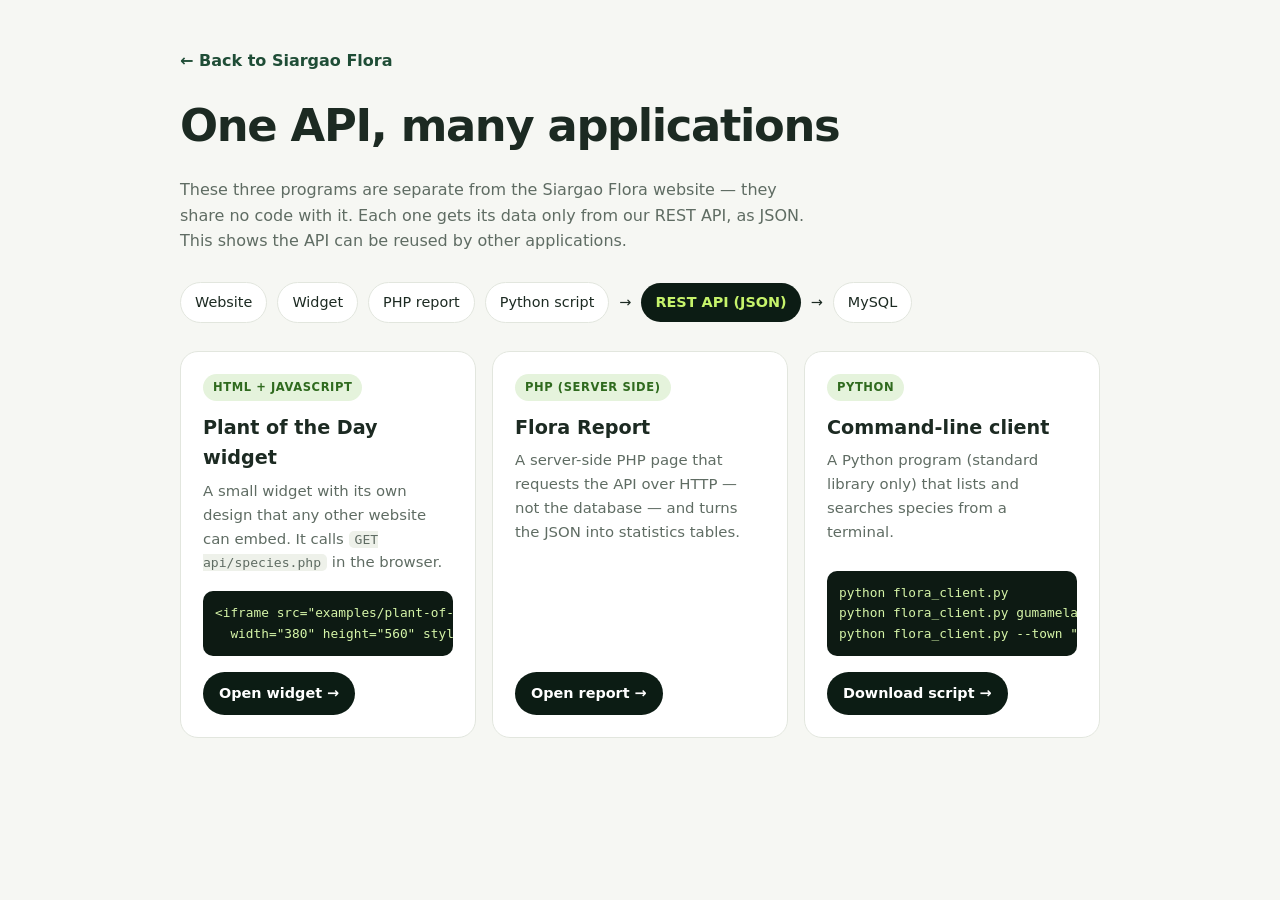
<file: examples/index.html>
<!DOCTYPE html>
<html lang="en">
<head>
  <meta charset="UTF-8">
  <meta name="viewport" content="width=device-width, initial-scale=1.0">
  <title>API reuse demos — Siargao Flora</title>
  <style>
    body { margin: 0; font: 16px/1.6 system-ui, -apple-system, 'Segoe UI', sans-serif; color: #1c2a22; background: #f6f7f3; }
    main { max-width: 920px; margin: 0 auto; padding: 48px 20px 64px; }
    a.back { color: #1f4d36; font-weight: 600; text-decoration: none; }
    h1 { font-size: clamp(2rem, 5vw, 2.8rem); letter-spacing: -.03em; margin: 16px 0 8px; }
    .lead { color: #5f6c63; max-width: 640px; }
    .flow { display: flex; flex-wrap: wrap; align-items: center; gap: 10px; margin: 28px 0; font-size: .9rem; }
    .flow span { padding: 8px 14px; border-radius: 999px; background: #fff; border: 1px solid #e2e6de; }
    .flow b { padding: 8px 14px; border-radius: 999px; background: #0c1c14; color: #c6f36b; }
    .cards { display: grid; grid-template-columns: repeat(auto-fit, minmax(260px, 1fr)); gap: 16px; }
    .card { display: flex; flex-direction: column; padding: 22px; border-radius: 18px; background: #fff; border: 1px solid #e2e6de; }
    .tag { align-self: flex-start; padding: 4px 10px; border-radius: 999px; font-size: .72rem; font-weight: 700; letter-spacing: .05em; text-transform: uppercase; background: #e5f3dc; color: #2f6a1e; }
    .card h2 { margin: 12px 0 6px; font-size: 1.2rem; }
    .card p { margin: 0 0 16px; color: #5f6c63; font-size: .93rem; flex: 1; }
    .card a.open { align-self: flex-start; padding: 10px 16px; border-radius: 999px; background: #0c1c14; color: #fff; text-decoration: none; font-weight: 600; font-size: .9rem; }
    pre { margin: 0 0 16px; padding: 12px; border-radius: 10px; background: #0d1a13; color: #d6f5a8; font-size: .8rem; overflow-x: auto; }
    code { background: #eef1ea; padding: 1px 6px; border-radius: 5px; font-size: .88em; }
  </style>
</head>
<body>
<main>
  <a class="back" href="../index.php">← Back to Siargao Flora</a>
  <h1>One API, many applications</h1>
  <p class="lead">These three programs are separate from the Siargao Flora website — they share no code with it.
    Each one gets its data only from our REST API, as JSON. This shows the API can be reused by other applications.</p>

  <div class="flow"><span>Website</span><span>Widget</span><span>PHP report</span><span>Python script</span> → <b>REST API (JSON)</b> → <span>MySQL</span></div>

  <div class="cards">
    <div class="card">
      <span class="tag">HTML + JavaScript</span>
      <h2>Plant of the Day widget</h2>
      <p>A small widget with its own design that any other website can embed. It calls <code>GET api/species.php</code> in the browser.</p>
      <pre>&lt;iframe src="examples/plant-of-the-day.html"
  width="380" height="560" style="border:0"&gt;&lt;/iframe&gt;</pre>
      <a class="open" href="plant-of-the-day.html">Open widget →</a>
    </div>
    <div class="card">
      <span class="tag">PHP (server side)</span>
      <h2>Flora Report</h2>
      <p>A server-side PHP page that requests the API over HTTP — not the database — and turns the JSON into statistics tables.</p>
      <a class="open" href="php-report.php">Open report →</a>
    </div>
    <div class="card">
      <span class="tag">Python</span>
      <h2>Command-line client</h2>
      <p>A Python program (standard library only) that lists and searches species from a terminal.</p>
      <pre>python flora_client.py
python flora_client.py gumamela
python flora_client.py --town "Del Carmen"</pre>
      <a class="open" href="flora_client.py" download>Download script →</a>
    </div>
  </div>
</main>
</body>
</html>
</file>
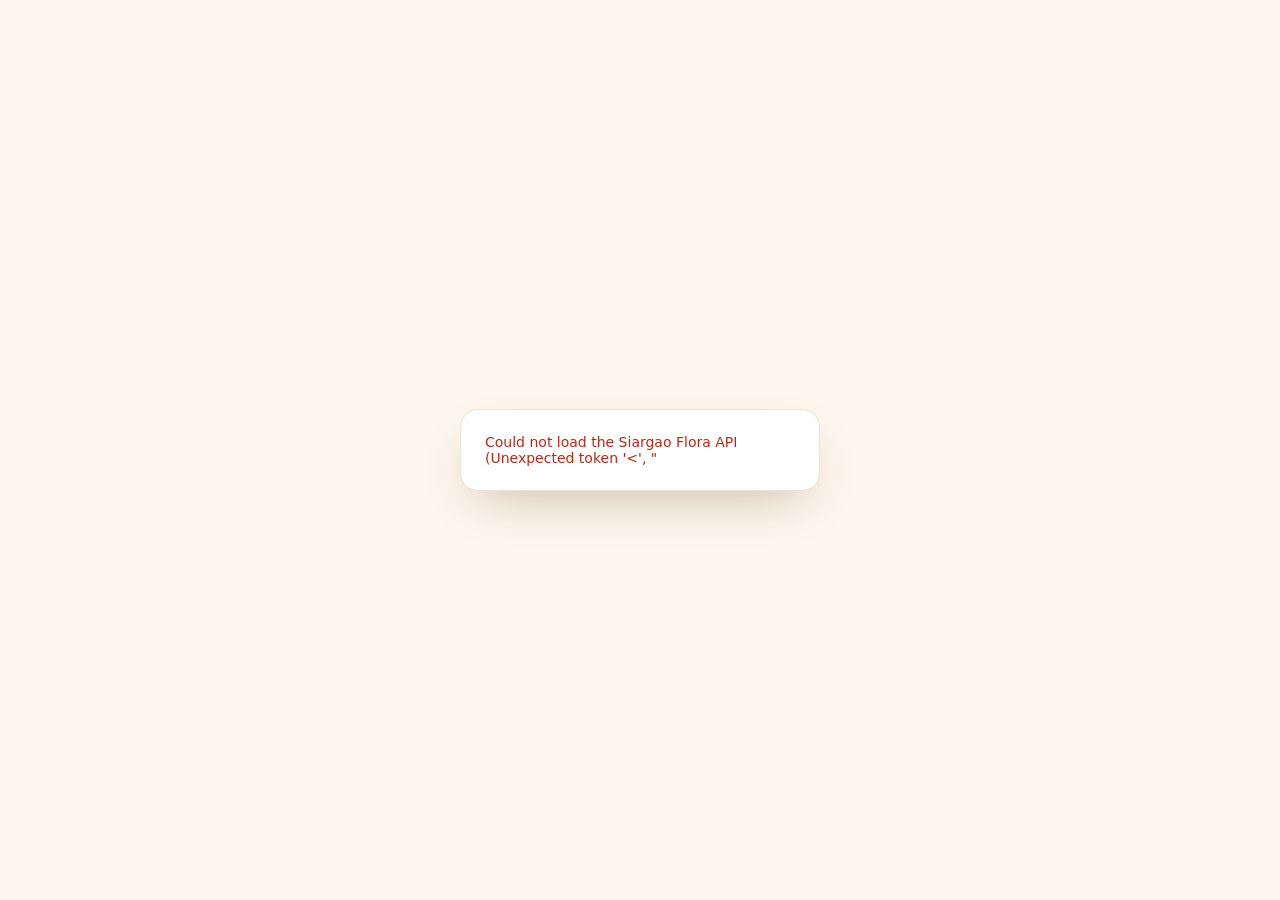
<file: examples/plant-of-the-day.html>
<!DOCTYPE html>
<!--
  REUSE DEMO 1 — "Plant of the Day" widget
  A completely separate web app that does NOT share any code with the Siargao Flora website.
  It only knows the API address and reads JSON from it with fetch().
  Embed it on any other website with:
    <iframe src="http://localhost/flower&plant/examples/plant-of-the-day.html" width="380" height="560" style="border:0"></iframe>
-->
<html lang="en">
<head>
  <meta charset="UTF-8">
  <meta name="viewport" content="width=device-width, initial-scale=1.0">
  <title>Plant of the Day — powered by the Siargao Flora API</title>
  <style>
    :root { --bg: #fdf6ec; --ink: #2b2118; --muted: #8a7a6a; --accent: #e8573f; --card: #fff; }
    * { box-sizing: border-box; }
    body { margin: 0; min-height: 100vh; display: grid; place-items: center; padding: 20px; background: var(--bg);
      font-family: Georgia, 'Times New Roman', serif; color: var(--ink); }
    .card { width: min(360px, 100%); background: var(--card); border-radius: 18px; overflow: hidden;
      box-shadow: 0 20px 50px -20px rgba(80, 40, 10, .35); border: 1px solid #f0e2cf; }
    .hero { position: relative; height: 200px; display: grid; place-items: center; overflow: hidden; }
    .hero img { position: absolute; inset: 0; width: 100%; height: 100%; object-fit: cover; }
    .hero .dot { width: 110px; height: 110px; border-radius: 50%; background: rgba(255, 255, 255, .35); display: grid; place-items: center;
      font-size: 3rem; color: #fff; font-weight: bold; text-shadow: 0 2px 8px rgba(0, 0, 0, .2); }
    .label { position: absolute; left: 14px; top: 14px; padding: 5px 10px; border-radius: 999px; background: #fff;
      font: 700 11px/1 system-ui, sans-serif; letter-spacing: .08em; text-transform: uppercase; color: var(--accent); }
    .body { padding: 20px 22px 22px; }
    h1 { margin: 0; font-size: 1.9rem; line-height: 1.1; }
    .sci { margin: 4px 0 14px; font-style: italic; color: var(--muted); }
    p { margin: 0 0 14px; line-height: 1.55; font-size: .98rem; }
    .meta { display: flex; flex-wrap: wrap; gap: 6px; margin-bottom: 16px; font: 12px system-ui, sans-serif; }
    .meta span { padding: 4px 9px; border-radius: 999px; background: #f6ecdf; }
    .row { display: flex; gap: 8px; }
    button, a.btn { flex: 1; display: inline-flex; justify-content: center; align-items: center; height: 40px; border-radius: 10px;
      font: 600 13px system-ui, sans-serif; text-decoration: none; cursor: pointer; border: 1px solid #ead9c4; background: #fff; color: var(--ink); }
    a.btn { background: var(--ink); color: #fff; border-color: var(--ink); }
    .foot { padding: 10px 22px; border-top: 1px dashed #ead9c4; font: 11px system-ui, sans-serif; color: var(--muted); }
    .foot code { background: #f6ecdf; padding: 1px 5px; border-radius: 4px; }
    .error { padding: 24px; font: 14px system-ui, sans-serif; color: #b42a16; }
  </style>
</head>
<body>
  <div class="card" id="card"><div class="body">Loading…</div></div>

  <script>
    // The ONLY connection to Siargao Flora: its public REST API.
    const API = '../api/species.php';
    let list = [], index = 0;

    function render() {
      const s = list[index];
      const photo = s.photos && s.photos[0] ? s.photos[0].src : '';
      const src = photo && !photo.includes('/') ? '../assets/images/species/' + photo : photo;
      document.getElementById('card').innerHTML = `
        <div class="hero" style="background:${s.color || '#5b8a4a'}">
          <div class="dot">${s.local_name.charAt(0)}</div>
          ${src ? `<img src="${src}" alt="" onerror="this.remove()">` : ''}
          <span class="label">🌺 Plant of the day</span>
        </div>
        <div class="body">
          <h1>${s.local_name}</h1>
          <div class="sci">${s.scientific_name}${s.common_name ? ' · ' + s.common_name : ''}</div>
          <p>${s.description || ''}</p>
          <div class="meta">
            <span>${s.category}</span>
            <span>${s.native ? 'Native' : 'Introduced'}</span>
            ${(s.municipalities || []).slice(0, 3).map((m) => `<span>📍 ${m}</span>`).join('')}
          </div>
          <div class="row">
            <button type="button" id="next">Show another</button>
            <a class="btn" href="../species.php?id=${encodeURIComponent(s.id)}" target="_top">Learn more</a>
          </div>
        </div>
        <div class="foot">Data from <code>GET ${API}</code> · Siargao Flora REST API</div>`;
      document.getElementById('next').onclick = () => { index = (index + 1) % list.length; render(); };
    }

    fetch(API)
      .then((r) => { if (!r.ok) throw new Error('HTTP ' + r.status); return r.json(); })
      .then((json) => {
        list = json.data;
        if (!list.length) {
          document.getElementById('card').innerHTML = '<div class="error" style="color:#8a7a6a">No plants have been recorded yet — check back soon.</div>';
          return;
        }
        // same plant for everyone on the same day
        const day = Math.floor(Date.now() / 86400000);
        index = day % list.length;
        render();
      })
      .catch((err) => {
        document.getElementById('card').innerHTML = `<div class="error">Could not load the Siargao Flora API (${err.message}).</div>`;
      });
  </script>
</body>
</html>
</file>
